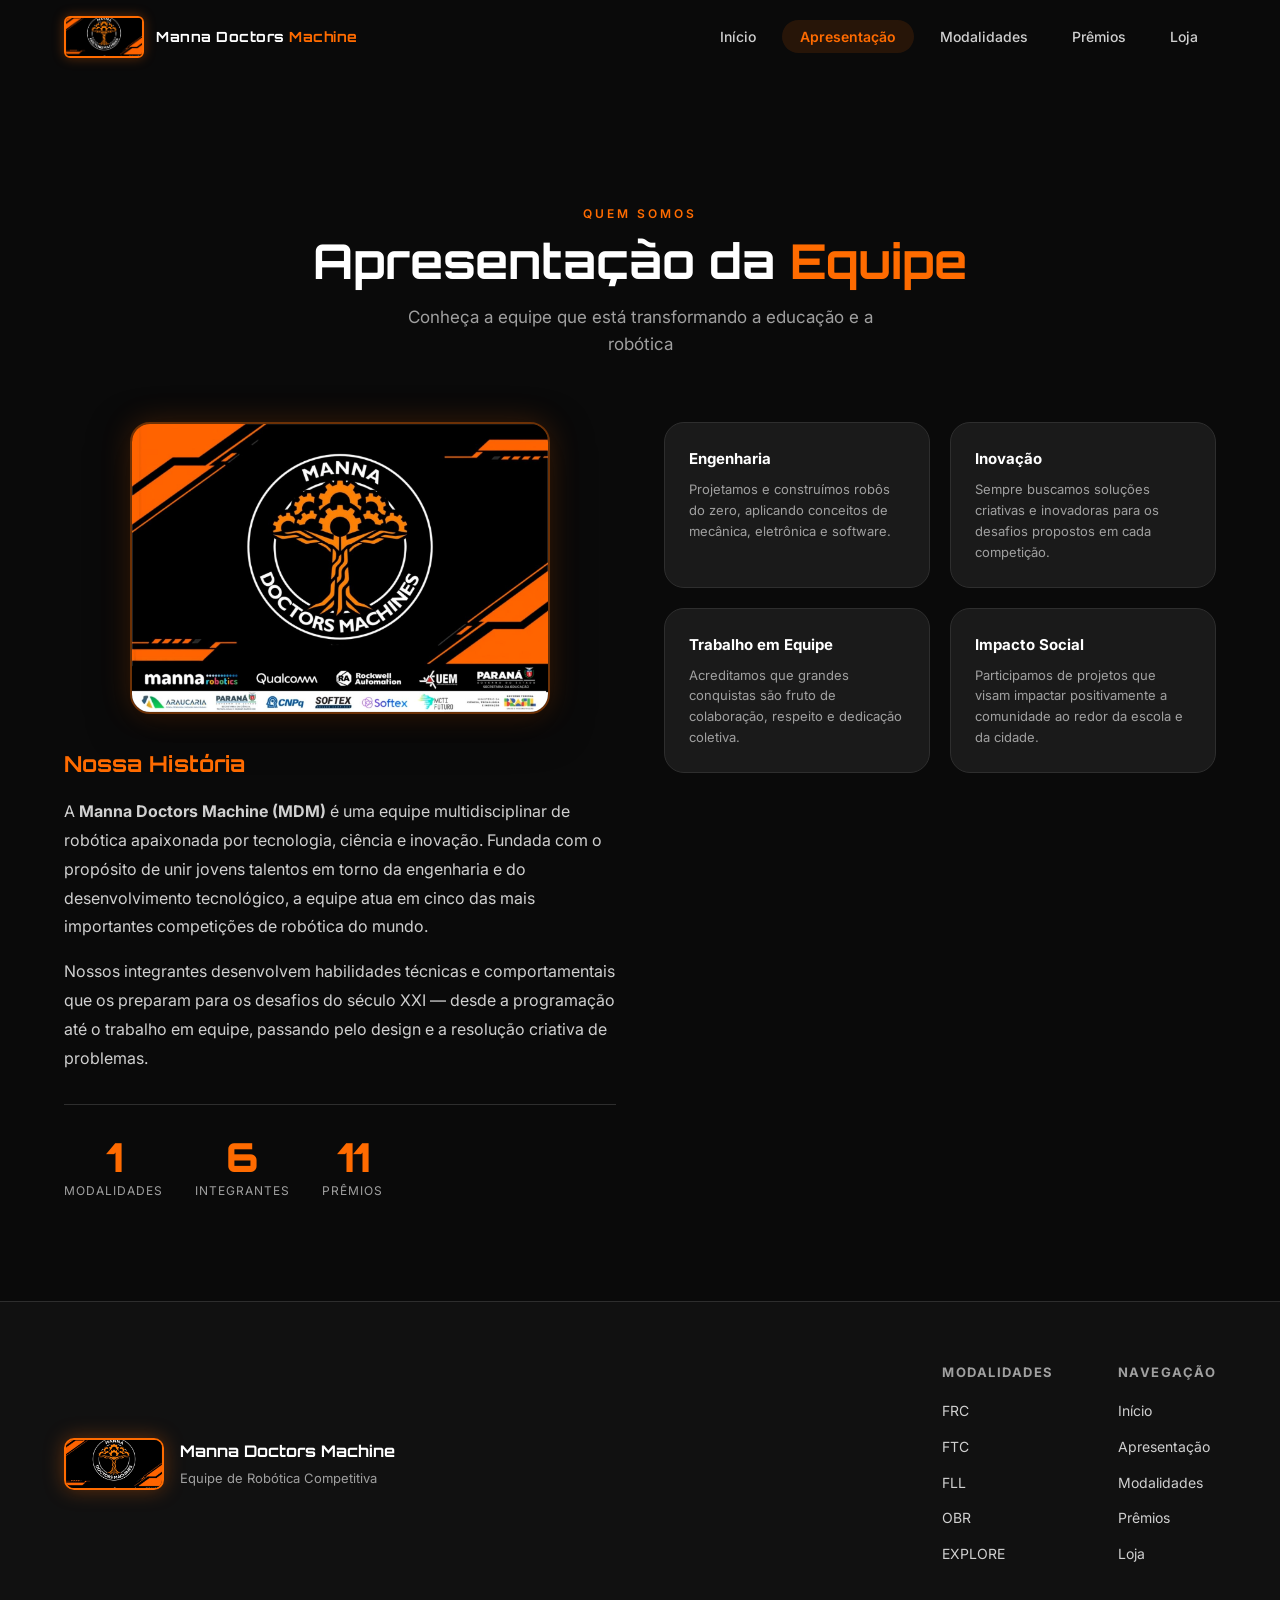
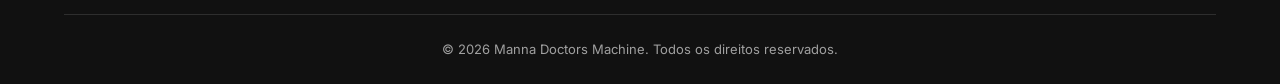
<file: about.html>
<!DOCTYPE html>
<html lang="pt-BR">
<head>
  <meta charset="UTF-8" />
  <meta name="viewport" content="width=device-width, initial-scale=1.0" />
  <title>Apresentação | Manna Doctors Machine</title>
  <link rel="preconnect" href="https://fonts.googleapis.com" />
  <link rel="preconnect" href="https://fonts.gstatic.com" crossorigin />
  <link href="https://fonts.googleapis.com/css2?family=Orbitron:wght@400;600;700;900&family=Inter:wght@300;400;500;600;700&display=swap" rel="stylesheet" />
  <link rel="stylesheet" href="style.css" />
</head>
<body>

  <!-- NAVBAR -->
  <nav class="navbar scrolled" id="navbar">
    <div class="nav-container">
      <div class="nav-logo">
        <a href="index.html" style="display:flex; align-items:center; gap:12px;">
          <img src="assets/banner.jpg" alt="MDM Logo" class="nav-logo-img" />
          <span class="nav-logo-text">Manna Doctors <span class="accent">Machine</span></span>
        </a>
      </div>
      <ul class="nav-links" id="nav-links">
        <li><a href="index.html" class="nav-link">Início</a></li>
        <li><a href="about.html" class="nav-link active">Apresentação</a></li>
        <li><a href="modalities.html" class="nav-link">Modalidades</a></li>
        <li><a href="awards.html" class="nav-link">Prêmios</a></li>
        <li><a href="store.html" class="nav-link">Loja</a></li>
      </ul>
      <button class="hamburger" id="hamburger" aria-label="Menu">
        <span></span><span></span><span></span>
      </button>
    </div>
  </nav>

  <div style="padding-top: 100px;"></div>

  <!-- APRESENTAÇÃO -->
  <section class="section" id="about">
    <div class="container">
      <div class="section-header">
        <span class="section-tag">Quem Somos</span>
        <h2 class="section-title">Apresentação da <span class="accent">Equipe</span></h2>
        <p class="section-subtitle">Conheça a equipe que está transformando a educação e a robótica</p>
      </div>

      <div class="about-grid">
        <div class="about-text">
          <div class="about-logo-wrap">
            <img src="assets/banner.jpg" alt="Bandeira MDM" class="about-banner" />
          </div>
          <h3>Nossa História</h3>
          <p>A <strong>Manna Doctors Machine (MDM)</strong> é uma equipe multidisciplinar de robótica apaixonada por tecnologia, ciência e inovação. Fundada com o propósito de unir jovens talentos em torno da engenharia e do desenvolvimento tecnológico, a equipe atua em cinco das mais importantes competições de robótica do mundo.</p>
          <p>Nossos integrantes desenvolvem habilidades técnicas e comportamentais que os preparam para os desafios do século XXI — desde a programação até o trabalho em equipe, passando pelo design e a resolução criativa de problemas.</p>
          <div class="about-stats">
            <div class="stat">
              <span class="stat-num" data-target="5">0</span>
              <span class="stat-label">Modalidades</span>
            </div>
            <div class="stat">
              <span class="stat-num" data-target="30">0</span>
              <span class="stat-label">Integrantes</span>
            </div>
            <div class="stat">
              <span class="stat-num" data-target="50">0</span>
              <span class="stat-label">Prêmios</span>
            </div>
          </div>
        </div>

        <div class="about-values">
          <div class="value-card">
            <h4>Engenharia</h4>
            <p>Projetamos e construímos robôs do zero, aplicando conceitos de mecânica, eletrônica e software.</p>
          </div>
          <div class="value-card">
            <h4>Inovação</h4>
            <p>Sempre buscamos soluções criativas e inovadoras para os desafios propostos em cada competição.</p>
          </div>
          <div class="value-card">
            <h4>Trabalho em Equipe</h4>
            <p>Acreditamos que grandes conquistas são fruto de colaboração, respeito e dedicação coletiva.</p>
          </div>
          <div class="value-card">
            <h4>Impacto Social</h4>
            <p>Participamos de projetos que visam impactar positivamente a comunidade ao redor da escola e da cidade.</p>
          </div>
        </div>
      </div>
    </div>
  </section>

  <!-- FOOTER -->
  <footer class="footer">
    <div class="container">
      <div class="footer-content">
        <div class="footer-brand">
          <img src="assets/banner.jpg" alt="MDM Logo" class="footer-logo" />
          <div>
            <h3>Manna Doctors Machine</h3>
            <p>Equipe de Robótica Competitiva</p>
          </div>
        </div>
        <div class="footer-links">
          <h4>Modalidades</h4>
          <ul>
            <li><a href="modalities.html#mod-frc">FRC</a></li>
            <li><a href="modalities.html#mod-ftc">FTC</a></li>
            <li><a href="modalities.html#mod-fll">FLL</a></li>
            <li><a href="modalities.html#mod-obr">OBR</a></li>
            <li><a href="modalities.html#mod-explore">EXPLORE</a></li>
          </ul>
        </div>
        <div class="footer-links">
          <h4>Navegação</h4>
          <ul>
            <li><a href="index.html">Início</a></li>
            <li><a href="about.html">Apresentação</a></li>
            <li><a href="modalities.html">Modalidades</a></li>
            <li><a href="awards.html">Prêmios</a></li>
            <li><a href="store.html">Loja</a></li>
          </ul>
        </div>
      </div>
      <div class="footer-bottom">
        <p>© 2026 Manna Doctors Machine. Todos os direitos reservados.</p>
      </div>
    </div>
  </footer>

  <script src="script.js"></script>
</body>
</html>
</file>
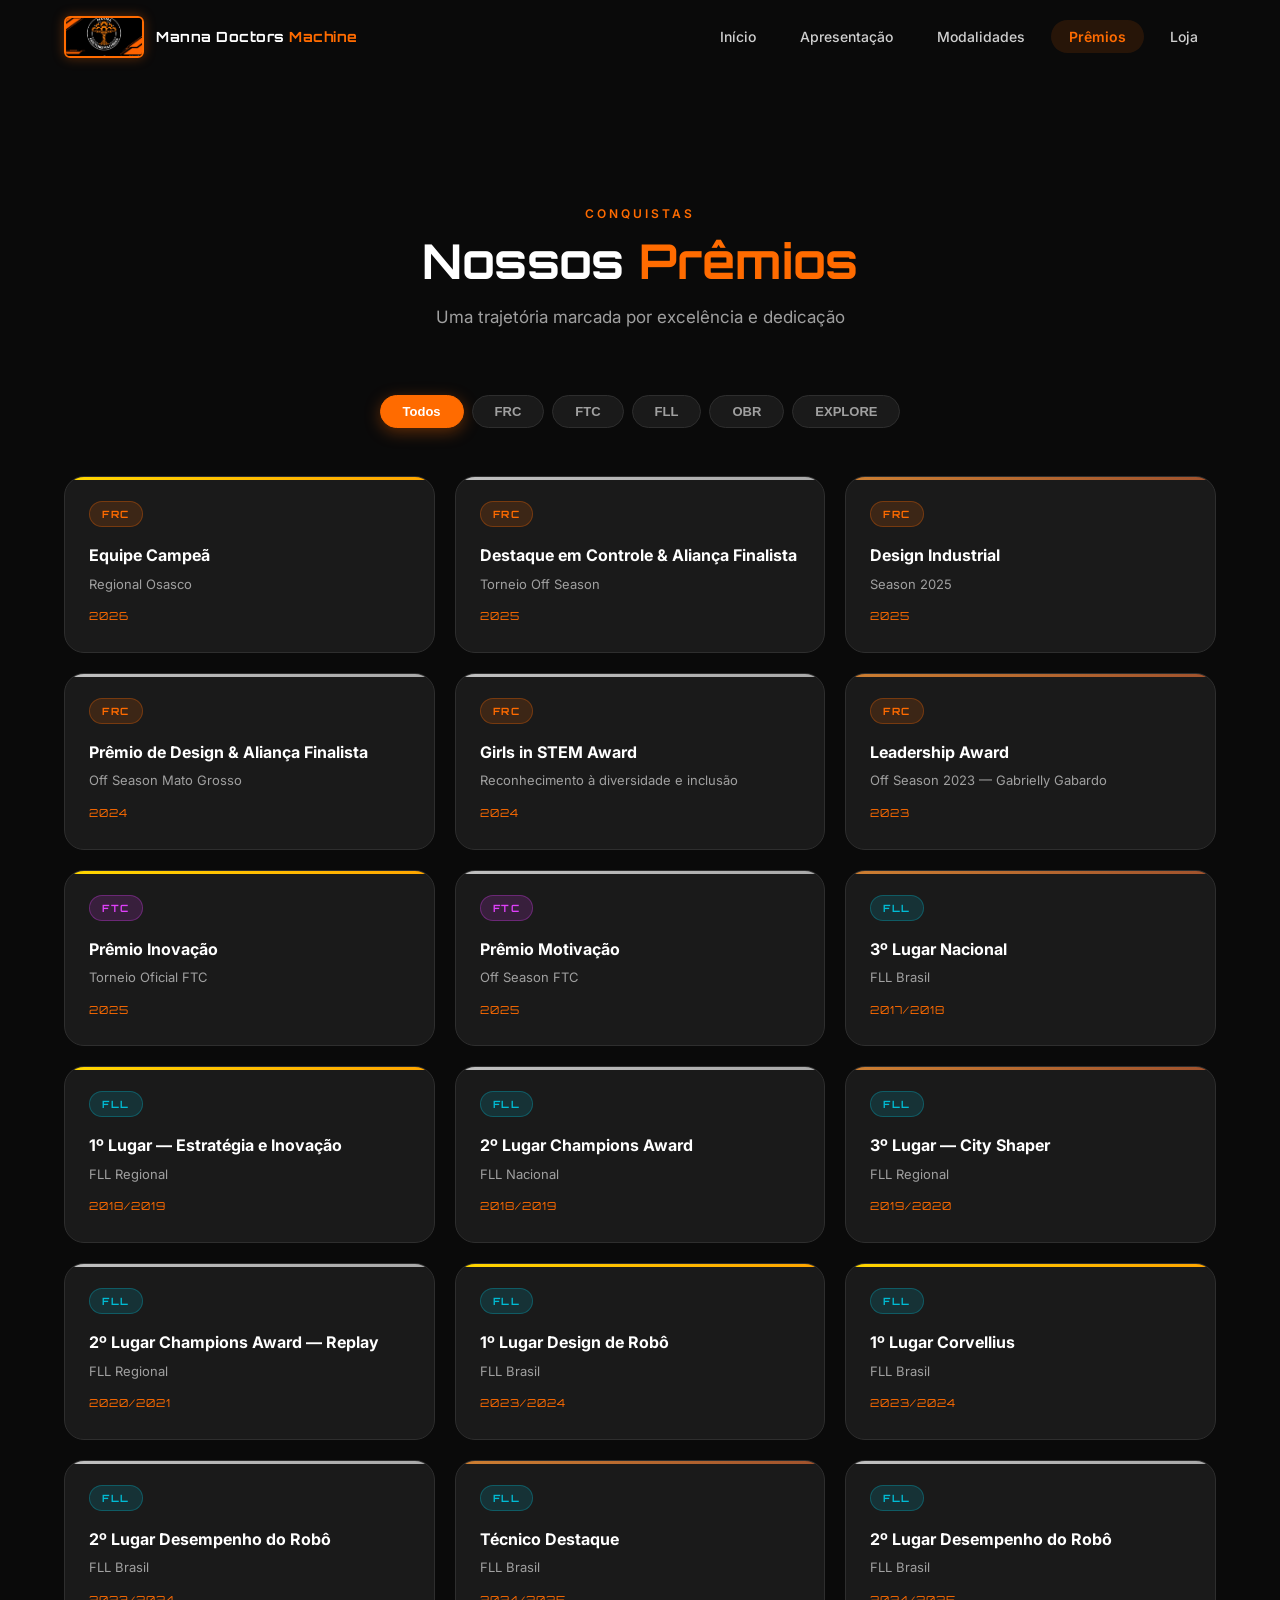
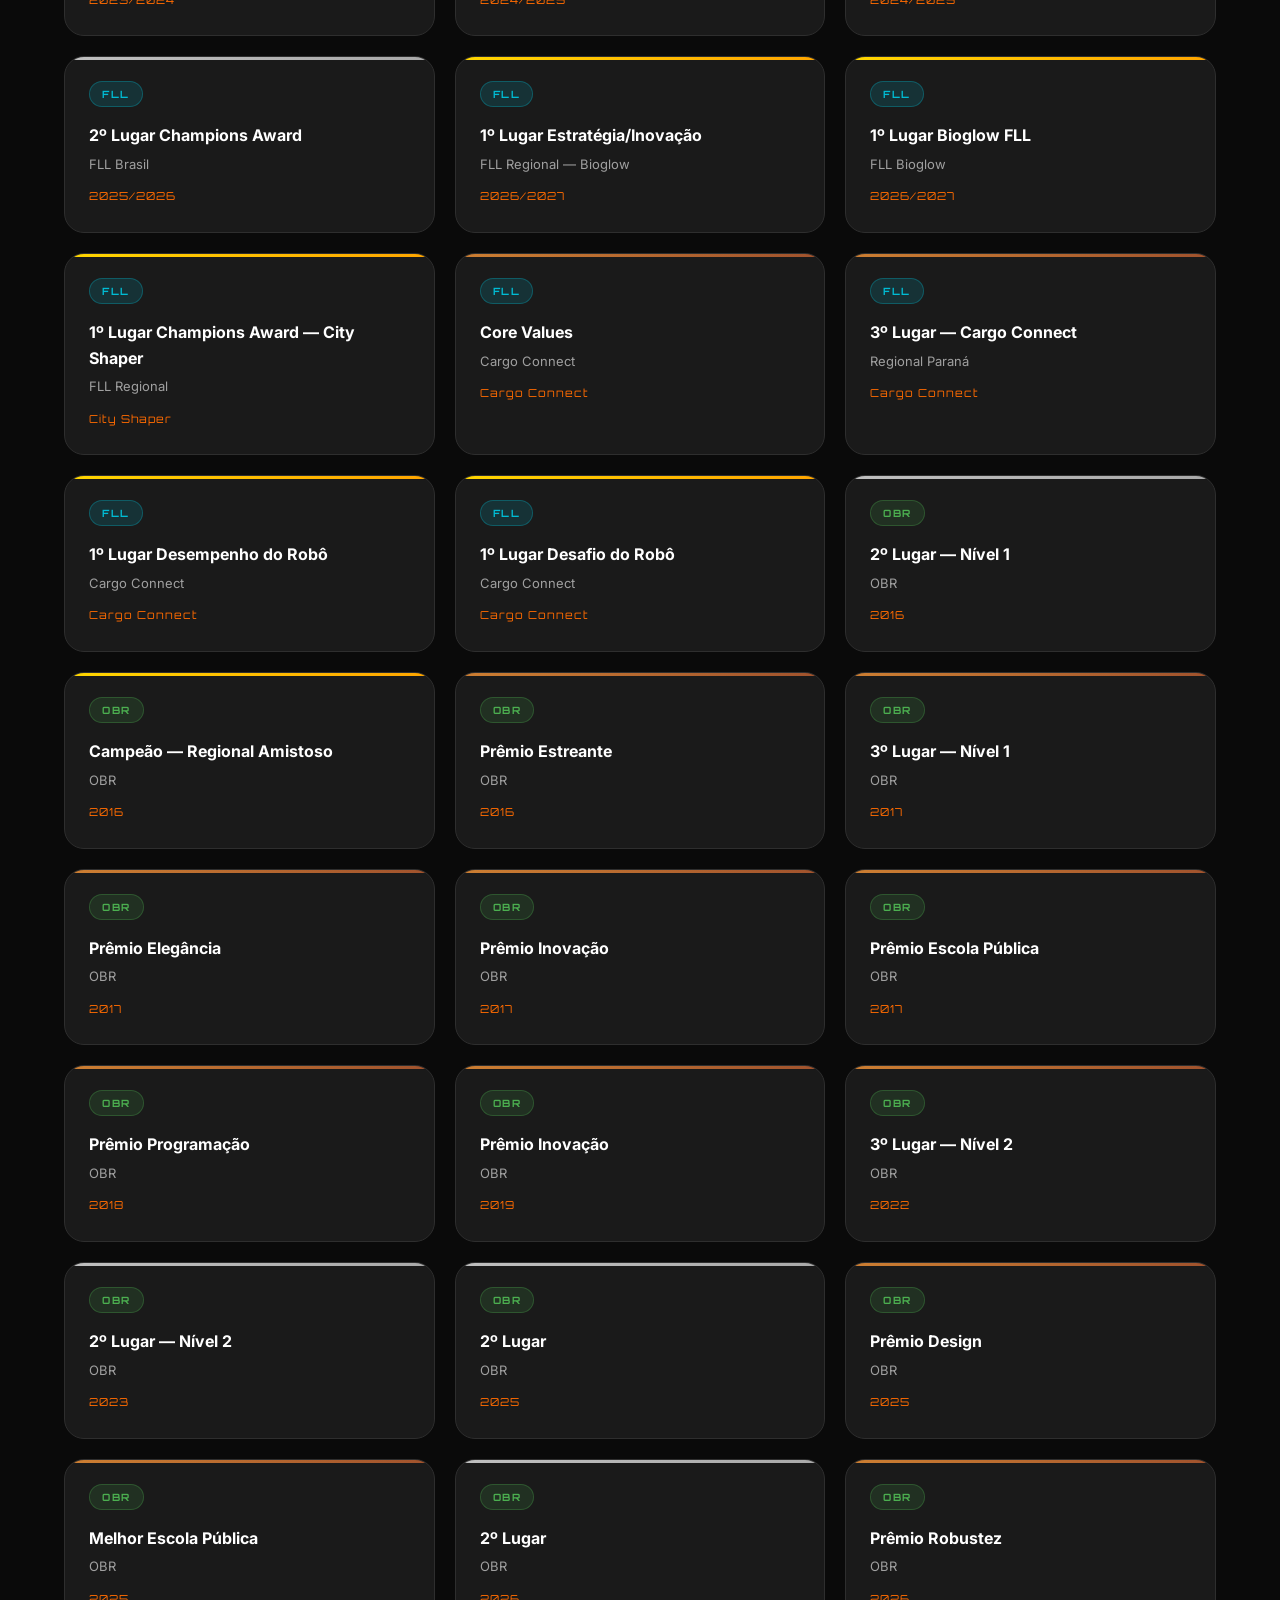
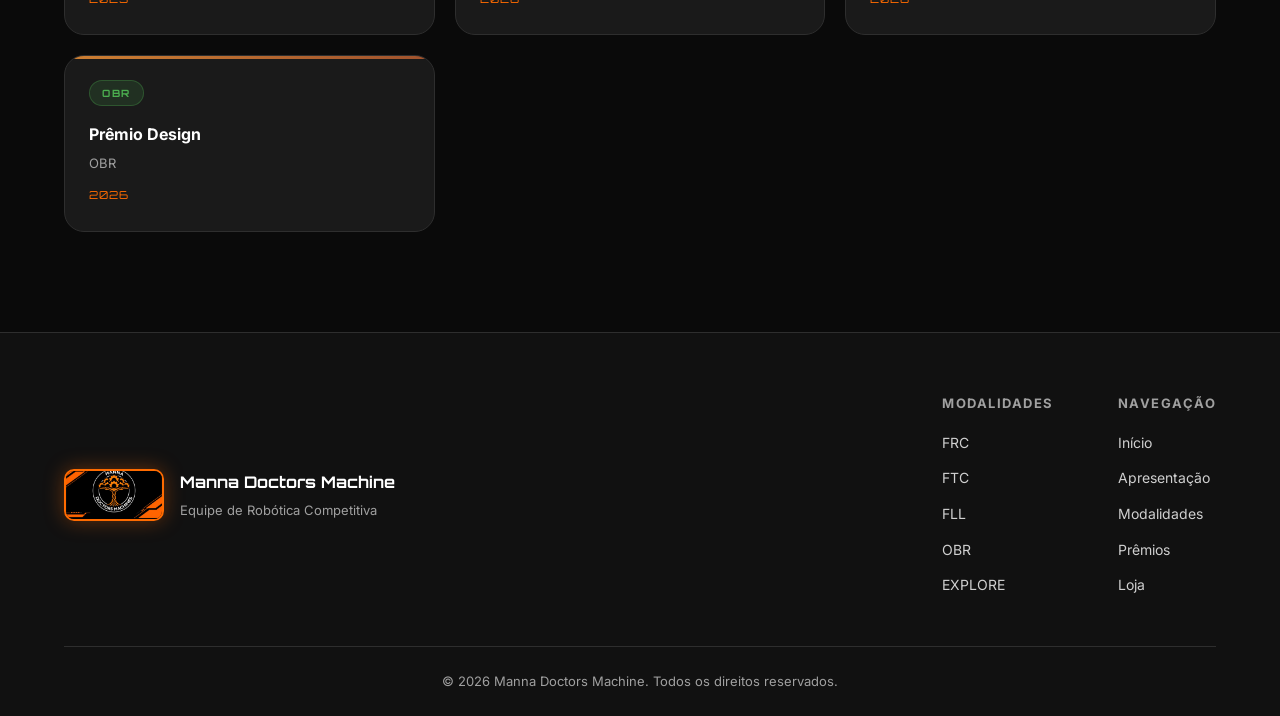
<file: awards.html>
<!DOCTYPE html>
<html lang="pt-BR">
<head>
  <meta charset="UTF-8" />
  <meta name="viewport" content="width=device-width, initial-scale=1.0" />
  <title>Prêmios | Manna Doctors Machine</title>
  <link rel="preconnect" href="https://fonts.googleapis.com" />
  <link rel="preconnect" href="https://fonts.gstatic.com" crossorigin />
  <link href="https://fonts.googleapis.com/css2?family=Orbitron:wght@400;600;700;900&family=Inter:wght@300;400;500;600;700&display=swap" rel="stylesheet" />
  <link rel="stylesheet" href="style.css" />
</head>
<body>

  <!-- NAVBAR -->
  <nav class="navbar scrolled" id="navbar">
    <div class="nav-container">
      <div class="nav-logo">
        <a href="index.html" style="display:flex; align-items:center; gap:12px;">
          <img src="assets/banner.jpg" alt="MDM Logo" class="nav-logo-img" />
          <span class="nav-logo-text">Manna Doctors <span class="accent">Machine</span></span>
        </a>
      </div>
      <ul class="nav-links" id="nav-links">
        <li><a href="index.html" class="nav-link">Início</a></li>
        <li><a href="about.html" class="nav-link">Apresentação</a></li>
        <li><a href="modalities.html" class="nav-link">Modalidades</a></li>
        <li><a href="awards.html" class="nav-link active">Prêmios</a></li>
        <li><a href="store.html" class="nav-link">Loja</a></li>
      </ul>
      <button class="hamburger" id="hamburger" aria-label="Menu">
        <span></span><span></span><span></span>
      </button>
    </div>
  </nav>

  <div style="padding-top: 100px;"></div>

  <!-- PRÊMIOS -->
  <section class="section" id="awards">
    <div class="container">
      <div class="section-header">
        <span class="section-tag">Conquistas</span>
        <h2 class="section-title">Nossos <span class="accent">Prêmios</span></h2>
        <p class="section-subtitle">Uma trajetória marcada por excelência e dedicação</p>
      </div>

      <div class="awards-filter">
        <button class="filter-btn active" data-filter="all" id="filter-all">Todos</button>
        <button class="filter-btn frc-filter" data-filter="frc" id="filter-frc">FRC</button>
        <button class="filter-btn ftc-filter" data-filter="ftc" id="filter-ftc">FTC</button>
        <button class="filter-btn fll-filter" data-filter="fll" id="filter-fll">FLL</button>
        <button class="filter-btn obr-filter" data-filter="obr" id="filter-obr">OBR</button>
        <button class="filter-btn explore-filter" data-filter="explore" id="filter-explore">EXPLORE</button>
      </div>

      <div class="awards-grid" id="awards-grid">

        <!-- ===== FRC ===== -->
        <div class="award-card gold" data-category="frc">
          <div class="award-card-top"><span class="award-tag frc">FRC</span></div>
          <h4>Equipe Campeã</h4>
          <p>Regional Osasco</p>
          <span class="award-year">2026</span>
        </div>

        <div class="award-card silver" data-category="frc">
          <div class="award-card-top"><span class="award-tag frc">FRC</span></div>
          <h4>Destaque em Controle &amp; Aliança Finalista</h4>
          <p>Torneio Off Season</p>
          <span class="award-year">2025</span>
        </div>

        <div class="award-card bronze" data-category="frc">
          <div class="award-card-top"><span class="award-tag frc">FRC</span></div>
          <h4>Design Industrial</h4>
          <p>Season 2025</p>
          <span class="award-year">2025</span>
        </div>

        <div class="award-card silver" data-category="frc">
          <div class="award-card-top"><span class="award-tag frc">FRC</span></div>
          <h4>Prêmio de Design &amp; Aliança Finalista</h4>
          <p>Off Season Mato Grosso</p>
          <span class="award-year">2024</span>
        </div>

        <div class="award-card silver" data-category="frc">
          <div class="award-card-top"><span class="award-tag frc">FRC</span></div>
          <h4>Girls in STEM Award</h4>
          <p>Reconhecimento à diversidade e inclusão</p>
          <span class="award-year">2024</span>
        </div>

        <div class="award-card bronze" data-category="frc">
          <div class="award-card-top"><span class="award-tag frc">FRC</span></div>
          <h4>Leadership Award</h4>
          <p>Off Season 2023 — Gabrielly Gabardo</p>
          <span class="award-year">2023</span>
        </div>

        <!-- ===== FTC ===== -->
        <div class="award-card gold" data-category="ftc">
          <div class="award-card-top"><span class="award-tag ftc">FTC</span></div>
          <h4>Prêmio Inovação</h4>
          <p>Torneio Oficial FTC</p>
          <span class="award-year">2025</span>
        </div>

        <div class="award-card silver" data-category="ftc">
          <div class="award-card-top"><span class="award-tag ftc">FTC</span></div>
          <h4>Prêmio Motivação</h4>
          <p>Off Season FTC</p>
          <span class="award-year">2025</span>
        </div>

        <!-- ===== FLL ===== -->
        <div class="award-card bronze" data-category="fll">
          <div class="award-card-top"><span class="award-tag fll">FLL</span></div>
          <h4>3º Lugar Nacional</h4>
          <p>FLL Brasil</p>
          <span class="award-year">2017/2018</span>
        </div>

        <div class="award-card gold" data-category="fll">
          <div class="award-card-top"><span class="award-tag fll">FLL</span></div>
          <h4>1º Lugar — Estratégia e Inovação</h4>
          <p>FLL Regional</p>
          <span class="award-year">2018/2019</span>
        </div>

        <div class="award-card silver" data-category="fll">
          <div class="award-card-top"><span class="award-tag fll">FLL</span></div>
          <h4>2º Lugar Champions Award</h4>
          <p>FLL Nacional</p>
          <span class="award-year">2018/2019</span>
        </div>

        <div class="award-card bronze" data-category="fll">
          <div class="award-card-top"><span class="award-tag fll">FLL</span></div>
          <h4>3º Lugar — City Shaper</h4>
          <p>FLL Regional</p>
          <span class="award-year">2019/2020</span>
        </div>

        <div class="award-card silver" data-category="fll">
          <div class="award-card-top"><span class="award-tag fll">FLL</span></div>
          <h4>2º Lugar Champions Award — Replay</h4>
          <p>FLL Regional</p>
          <span class="award-year">2020/2021</span>
        </div>

        <div class="award-card gold" data-category="fll">
          <div class="award-card-top"><span class="award-tag fll">FLL</span></div>
          <h4>1º Lugar Design de Robô</h4>
          <p>FLL Brasil</p>
          <span class="award-year">2023/2024</span>
        </div>

        <div class="award-card gold" data-category="fll">
          <div class="award-card-top"><span class="award-tag fll">FLL</span></div>
          <h4>1º Lugar Corvellius</h4>
          <p>FLL Brasil</p>
          <span class="award-year">2023/2024</span>
        </div>

        <div class="award-card silver" data-category="fll">
          <div class="award-card-top"><span class="award-tag fll">FLL</span></div>
          <h4>2º Lugar Desempenho do Robô</h4>
          <p>FLL Brasil</p>
          <span class="award-year">2023/2024</span>
        </div>

        <div class="award-card bronze" data-category="fll">
          <div class="award-card-top"><span class="award-tag fll">FLL</span></div>
          <h4>Técnico Destaque</h4>
          <p>FLL Brasil</p>
          <span class="award-year">2024/2025</span>
        </div>

        <div class="award-card silver" data-category="fll">
          <div class="award-card-top"><span class="award-tag fll">FLL</span></div>
          <h4>2º Lugar Desempenho do Robô</h4>
          <p>FLL Brasil</p>
          <span class="award-year">2024/2025</span>
        </div>

        <div class="award-card silver" data-category="fll">
          <div class="award-card-top"><span class="award-tag fll">FLL</span></div>
          <h4>2º Lugar Champions Award</h4>
          <p>FLL Brasil</p>
          <span class="award-year">2025/2026</span>
        </div>

        <div class="award-card gold" data-category="fll">
          <div class="award-card-top"><span class="award-tag fll">FLL</span></div>
          <h4>1º Lugar Estratégia/Inovação</h4>
          <p>FLL Regional — Bioglow</p>
          <span class="award-year">2026/2027</span>
        </div>

        <div class="award-card gold" data-category="fll">
          <div class="award-card-top"><span class="award-tag fll">FLL</span></div>
          <h4>1º Lugar Bioglow FLL</h4>
          <p>FLL Bioglow</p>
          <span class="award-year">2026/2027</span>
        </div>

        <div class="award-card gold" data-category="fll">
          <div class="award-card-top"><span class="award-tag fll">FLL</span></div>
          <h4>1º Lugar Champions Award — City Shaper</h4>
          <p>FLL Regional</p>
          <span class="award-year">City Shaper</span>
        </div>

        <div class="award-card bronze" data-category="fll">
          <div class="award-card-top"><span class="award-tag fll">FLL</span></div>
          <h4>Core Values</h4>
          <p>Cargo Connect</p>
          <span class="award-year">Cargo Connect</span>
        </div>

        <div class="award-card bronze" data-category="fll">
          <div class="award-card-top"><span class="award-tag fll">FLL</span></div>
          <h4>3º Lugar — Cargo Connect</h4>
          <p>Regional Paraná</p>
          <span class="award-year">Cargo Connect</span>
        </div>

        <div class="award-card gold" data-category="fll">
          <div class="award-card-top"><span class="award-tag fll">FLL</span></div>
          <h4>1º Lugar Desempenho do Robô</h4>
          <p>Cargo Connect</p>
          <span class="award-year">Cargo Connect</span>
        </div>

        <div class="award-card gold" data-category="fll">
          <div class="award-card-top"><span class="award-tag fll">FLL</span></div>
          <h4>1º Lugar Desafio do Robô</h4>
          <p>Cargo Connect</p>
          <span class="award-year">Cargo Connect</span>
        </div>

        <!-- ===== OBR ===== -->
        <div class="award-card silver" data-category="obr">
          <div class="award-card-top"><span class="award-tag obr">OBR</span></div>
          <h4>2º Lugar — Nível 1</h4>
          <p>OBR</p>
          <span class="award-year">2016</span>
        </div>

        <div class="award-card gold" data-category="obr">
          <div class="award-card-top"><span class="award-tag obr">OBR</span></div>
          <h4>Campeão — Regional Amistoso</h4>
          <p>OBR</p>
          <span class="award-year">2016</span>
        </div>

        <div class="award-card bronze" data-category="obr">
          <div class="award-card-top"><span class="award-tag obr">OBR</span></div>
          <h4>Prêmio Estreante</h4>
          <p>OBR</p>
          <span class="award-year">2016</span>
        </div>

        <div class="award-card bronze" data-category="obr">
          <div class="award-card-top"><span class="award-tag obr">OBR</span></div>
          <h4>3º Lugar — Nível 1</h4>
          <p>OBR</p>
          <span class="award-year">2017</span>
        </div>

        <div class="award-card bronze" data-category="obr">
          <div class="award-card-top"><span class="award-tag obr">OBR</span></div>
          <h4>Prêmio Elegância</h4>
          <p>OBR</p>
          <span class="award-year">2017</span>
        </div>

        <div class="award-card bronze" data-category="obr">
          <div class="award-card-top"><span class="award-tag obr">OBR</span></div>
          <h4>Prêmio Inovação</h4>
          <p>OBR</p>
          <span class="award-year">2017</span>
        </div>

        <div class="award-card bronze" data-category="obr">
          <div class="award-card-top"><span class="award-tag obr">OBR</span></div>
          <h4>Prêmio Escola Pública</h4>
          <p>OBR</p>
          <span class="award-year">2017</span>
        </div>

        <div class="award-card bronze" data-category="obr">
          <div class="award-card-top"><span class="award-tag obr">OBR</span></div>
          <h4>Prêmio Programação</h4>
          <p>OBR</p>
          <span class="award-year">2018</span>
        </div>

        <div class="award-card bronze" data-category="obr">
          <div class="award-card-top"><span class="award-tag obr">OBR</span></div>
          <h4>Prêmio Inovação</h4>
          <p>OBR</p>
          <span class="award-year">2019</span>
        </div>

        <div class="award-card bronze" data-category="obr">
          <div class="award-card-top"><span class="award-tag obr">OBR</span></div>
          <h4>3º Lugar — Nível 2</h4>
          <p>OBR</p>
          <span class="award-year">2022</span>
        </div>

        <div class="award-card silver" data-category="obr">
          <div class="award-card-top"><span class="award-tag obr">OBR</span></div>
          <h4>2º Lugar — Nível 2</h4>
          <p>OBR</p>
          <span class="award-year">2023</span>
        </div>

        <div class="award-card silver" data-category="obr">
          <div class="award-card-top"><span class="award-tag obr">OBR</span></div>
          <h4>2º Lugar</h4>
          <p>OBR</p>
          <span class="award-year">2025</span>
        </div>

        <div class="award-card bronze" data-category="obr">
          <div class="award-card-top"><span class="award-tag obr">OBR</span></div>
          <h4>Prêmio Design</h4>
          <p>OBR</p>
          <span class="award-year">2025</span>
        </div>

        <div class="award-card bronze" data-category="obr">
          <div class="award-card-top"><span class="award-tag obr">OBR</span></div>
          <h4>Melhor Escola Pública</h4>
          <p>OBR</p>
          <span class="award-year">2025</span>
        </div>

        <div class="award-card silver" data-category="obr">
          <div class="award-card-top"><span class="award-tag obr">OBR</span></div>
          <h4>2º Lugar</h4>
          <p>OBR</p>
          <span class="award-year">2026</span>
        </div>

        <div class="award-card bronze" data-category="obr">
          <div class="award-card-top"><span class="award-tag obr">OBR</span></div>
          <h4>Prêmio Robustez</h4>
          <p>OBR</p>
          <span class="award-year">2026</span>
        </div>

        <div class="award-card bronze" data-category="obr">
          <div class="award-card-top"><span class="award-tag obr">OBR</span></div>
          <h4>Prêmio Design</h4>
          <p>OBR</p>
          <span class="award-year">2026</span>
        </div>

      </div>
    </div>
  </section>

  <!-- FOOTER -->
  <footer class="footer">
    <div class="container">
      <div class="footer-content">
        <div class="footer-brand">
          <img src="assets/banner.jpg" alt="MDM Logo" class="footer-logo" />
          <div>
            <h3>Manna Doctors Machine</h3>
            <p>Equipe de Robótica Competitiva</p>
          </div>
        </div>
        <div class="footer-links">
          <h4>Modalidades</h4>
          <ul>
            <li><a href="modalities.html#mod-frc">FRC</a></li>
            <li><a href="modalities.html#mod-ftc">FTC</a></li>
            <li><a href="modalities.html#mod-fll">FLL</a></li>
            <li><a href="modalities.html#mod-obr">OBR</a></li>
            <li><a href="modalities.html#mod-explore">EXPLORE</a></li>
          </ul>
        </div>
        <div class="footer-links">
          <h4>Navegação</h4>
          <ul>
            <li><a href="index.html">Início</a></li>
            <li><a href="about.html">Apresentação</a></li>
            <li><a href="modalities.html">Modalidades</a></li>
            <li><a href="awards.html">Prêmios</a></li>
            <li><a href="store.html">Loja</a></li>
          </ul>
        </div>
      </div>
      <div class="footer-bottom">
        <p>© 2026 Manna Doctors Machine. Todos os direitos reservados.</p>
      </div>
    </div>
  </footer>

  <script src="script.js"></script>
</body>
</html>
</file>
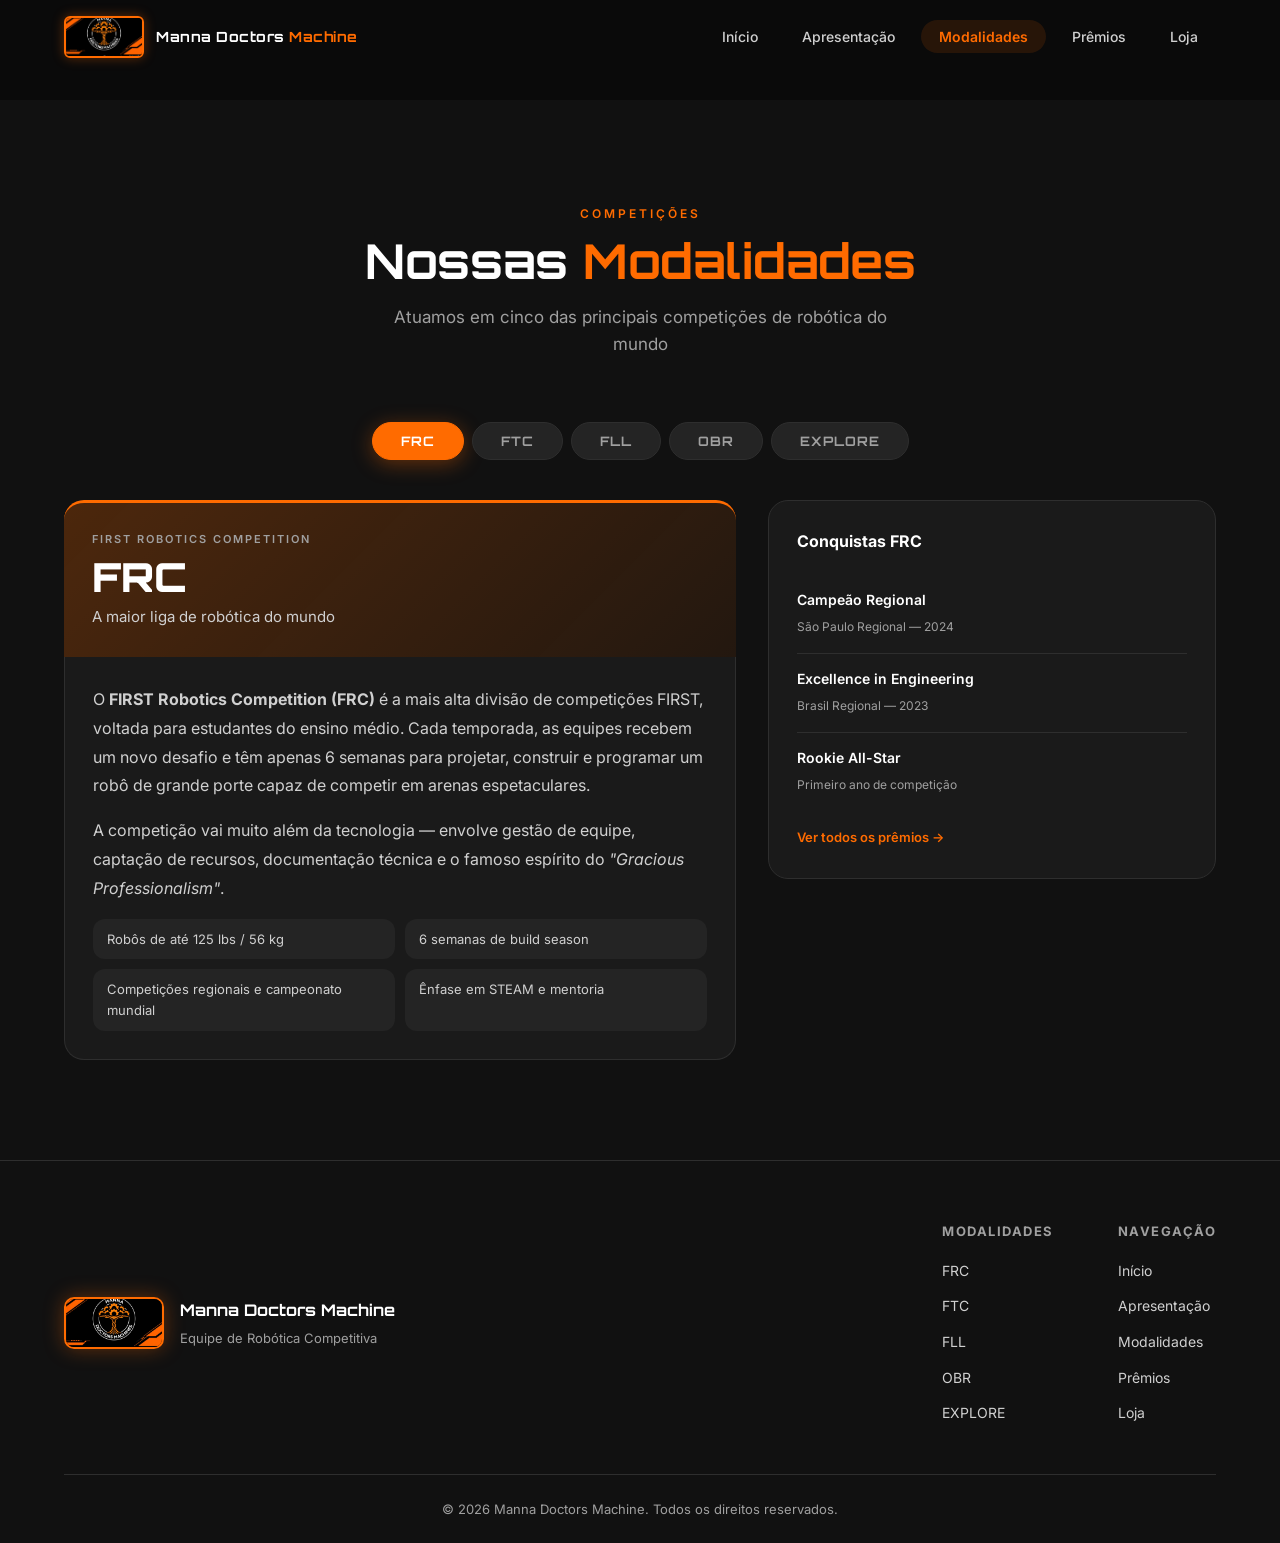
<file: modalities.html>
<!DOCTYPE html>
<html lang="pt-BR">
<head>
  <meta charset="UTF-8" />
  <meta name="viewport" content="width=device-width, initial-scale=1.0" />
  <title>Modalidades | Manna Doctors Machine</title>
  <link rel="preconnect" href="https://fonts.googleapis.com" />
  <link rel="preconnect" href="https://fonts.gstatic.com" crossorigin />
  <link href="https://fonts.googleapis.com/css2?family=Orbitron:wght@400;600;700;900&family=Inter:wght@300;400;500;600;700&display=swap" rel="stylesheet" />
  <link rel="stylesheet" href="style.css" />
</head>
<body>

  <!-- NAVBAR -->
  <nav class="navbar scrolled" id="navbar">
    <div class="nav-container">
      <div class="nav-logo">
        <a href="index.html" style="display:flex; align-items:center; gap:12px;">
          <img src="assets/banner.jpg" alt="MDM Logo" class="nav-logo-img" />
          <span class="nav-logo-text">Manna Doctors <span class="accent">Machine</span></span>
        </a>
      </div>
      <ul class="nav-links" id="nav-links">
        <li><a href="index.html" class="nav-link">Início</a></li>
        <li><a href="about.html" class="nav-link">Apresentação</a></li>
        <li><a href="modalities.html" class="nav-link active">Modalidades</a></li>
        <li><a href="awards.html" class="nav-link">Prêmios</a></li>
        <li><a href="store.html" class="nav-link">Loja</a></li>
      </ul>
      <button class="hamburger" id="hamburger" aria-label="Menu">
        <span></span><span></span><span></span>
      </button>
    </div>
  </nav>

  <div style="padding-top: 100px;"></div>

  <!-- MODALIDADES -->
  <section class="section section-dark" id="modalities">
    <div class="container">
      <div class="section-header">
        <span class="section-tag">Competições</span>
        <h2 class="section-title">Nossas <span class="accent">Modalidades</span></h2>
        <p class="section-subtitle">Atuamos em cinco das principais competições de robótica do mundo</p>
      </div>

      <div class="modality-tabs">
        <button class="mod-tab active" data-modal="frc" id="tab-frc">FRC</button>
        <button class="mod-tab" data-modal="ftc" id="tab-ftc">FTC</button>
        <button class="mod-tab" data-modal="fll" id="tab-fll">FLL</button>
        <button class="mod-tab" data-modal="obr" id="tab-obr">OBR</button>
        <button class="mod-tab" data-modal="explore" id="tab-explore">EXPLORE</button>
      </div>

      <!-- FRC -->
      <div class="mod-content active" id="mod-frc">
        <div class="mod-layout">
          <div class="mod-info">
            <div class="mod-header frc-color">
              <span class="mod-category">FIRST Robotics Competition</span>
              <h3 class="mod-name">FRC</h3>
              <p class="mod-tagline">A maior liga de robótica do mundo</p>
            </div>
            <div class="mod-description">
              <p>O <strong>FIRST Robotics Competition (FRC)</strong> é a mais alta divisão de competições FIRST, voltada para estudantes do ensino médio. Cada temporada, as equipes recebem um novo desafio e têm apenas 6 semanas para projetar, construir e programar um robô de grande porte capaz de competir em arenas espetaculares.</p>
              <p>A competição vai muito além da tecnologia — envolve gestão de equipe, captação de recursos, documentação técnica e o famoso espírito do <em>"Gracious Professionalism"</em>.</p>
              <ul class="mod-highlights">
                <li>Robôs de até 125 lbs / 56 kg</li>
                <li>6 semanas de build season</li>
                <li>Competições regionais e campeonato mundial</li>
                <li>Ênfase em STEAM e mentoria</li>
              </ul>
            </div>
          </div>
          <div class="mod-awards-preview" id="awards-frc">
            <h4 class="awards-preview-title">Conquistas FRC</h4>
            <div class="award-item">
              <div>
                <strong>Campeão Regional</strong>
                <span>São Paulo Regional — 2024</span>
              </div>
            </div>
            <div class="award-item">
              <div>
                <strong>Excellence in Engineering</strong>
                <span>Brasil Regional — 2023</span>
              </div>
            </div>
            <div class="award-item">
              <div>
                <strong>Rookie All-Star</strong>
                <span>Primeiro ano de competição</span>
              </div>
            </div>
            <a href="awards.html" class="awards-link">Ver todos os prêmios →</a>
          </div>
        </div>
      </div>

      <!-- FTC -->
      <div class="mod-content" id="mod-ftc">
        <div class="mod-layout">
          <div class="mod-info">
            <div class="mod-header ftc-color">
              <span class="mod-category">FIRST Tech Challenge</span>
              <h3 class="mod-name">FTC</h3>
              <p class="mod-tagline">Tecnologia acessível e competição de alto nível</p>
            </div>
            <div class="mod-description">
              <p>O <strong>FIRST Tech Challenge (FTC)</strong> é voltado para estudantes do ensino médio que desejam aprender robótica usando kits acessíveis e programação Android/Java. É a ponte perfeita entre o FLL e o FRC.</p>
              <p>As equipes constroem robôs menores e ágeis, competindo em desafios baseados em jogo, onde autonomia, teleoperação e pensamento estratégico são fundamentais.</p>
              <ul class="mod-highlights">
                <li>Programação Android / Java / Blocks</li>
                <li>Robôs compactos e ágeis</li>
                <li>Modo autônomo + teleoperado</li>
                <li>Portfolio técnico avaliado</li>
              </ul>
            </div>
          </div>
          <div class="mod-awards-preview" id="awards-ftc">
            <h4 class="awards-preview-title">Conquistas FTC</h4>
            <div class="award-item">
              <div>
                <strong>Vice-campeão Estadual</strong>
                <span>Torneio FTC SP — 2024</span>
              </div>
            </div>
            <div class="award-item">
              <div>
                <strong>Think Award</strong>
                <span>Reconhecimento pelo processo de engenharia</span>
              </div>
            </div>
            <a href="awards.html" class="awards-link">Ver todos os prêmios →</a>
          </div>
        </div>
      </div>

      <!-- FLL -->
      <div class="mod-content" id="mod-fll">
        <div class="mod-layout">
          <div class="mod-info">
            <div class="mod-header fll-color">
              <span class="mod-category">FIRST LEGO League</span>
              <h3 class="mod-name">FLL</h3>
              <p class="mod-tagline">Onde tudo começa: LEGO, ciência e criatividade</p>
            </div>
            <div class="mod-description">
              <p>O <strong>FIRST LEGO League (FLL)</strong> é uma competição para jovens de 9 a 16 anos que utilizam robôs LEGO para resolver missões em uma mesa de jogo temática, além de desenvolver um projeto de inovação sobre um problema real do mundo.</p>
              <p>É onde muitos dos nossos membros deram seus primeiros passos na robótica — desenvolvendo raciocínio lógico, criatividade e os valores fundamentais do FIRST.</p>
              <ul class="mod-highlights">
                <li>Robôs LEGO MINDSTORMS / SPIKE</li>
                <li>Projeto de inovação com impacto real</li>
                <li>Missões cronometradas na mesa de jogo</li>
                <li>Faixa etária: 9–16 anos</li>
              </ul>
            </div>
          </div>
          <div class="mod-awards-preview" id="awards-fll">
            <h4 class="awards-preview-title">Conquistas FLL</h4>
            <div class="award-item">
              <div>
                <strong>Campeão Nacional</strong>
                <span>FLL Brasil — 2023</span>
              </div>
            </div>
            <div class="award-item">
              <div>
                <strong>Representação Internacional</strong>
                <span>FIRST Championship — Houston, TX</span>
              </div>
            </div>
            <div class="award-item">
              <div>
                <strong>Core Values Award</strong>
                <span>Melhor espírito de equipe</span>
              </div>
            </div>
            <a href="awards.html" class="awards-link">Ver todos os prêmios →</a>
          </div>
        </div>
      </div>

      <!-- OBR -->
      <div class="mod-content" id="mod-obr">
        <div class="mod-layout">
          <div class="mod-info">
            <div class="mod-header obr-color">
              <span class="mod-category">Olimpíada Brasileira de Robótica</span>
              <h3 class="mod-name">OBR</h3>
              <p class="mod-tagline">Desafio nacional de robótica autônoma</p>
            </div>
            <div class="mod-description">
              <p>A <strong>Olimpíada Brasileira de Robótica (OBR)</strong> é uma das maiores competições de robótica do Brasil, promovida por universidades federais e apoiada pelo Ministério da Educação. O foco é em robótica autônoma, especialmente em missões de resgate simulado.</p>
              <p>A OBR é dividida em modalidades teórica e prática, exigindo tanto conhecimento técnico quanto capacidade de programar robôs para agir de forma completamente independente.</p>
              <ul class="mod-highlights">
                <li>Fase teórica (física e lógica)</li>
                <li>Robô autônomo de resgate</li>
                <li>Labirintos e sensores</li>
                <li>Etapas regionais e nacional</li>
              </ul>
            </div>
          </div>
          <div class="mod-awards-preview" id="awards-obr">
            <h4 class="awards-preview-title">Conquistas OBR</h4>
            <div class="award-item">
              <div>
                <strong>1º Lugar Regional</strong>
                <span>OBR — Fase Estadual SP 2024</span>
              </div>
            </div>
            <div class="award-item">
              <div>
                <strong>3º Lugar Nacional</strong>
                <span>OBR — Fase Nacional 2023</span>
              </div>
            </div>
            <a href="awards.html" class="awards-link">Ver todos os prêmios →</a>
          </div>
        </div>
      </div>

      <!-- EXPLORE -->
      <div class="mod-content" id="mod-explore">
        <div class="mod-layout">
          <div class="mod-info">
            <div class="mod-header explore-color">
              <span class="mod-category">FIRST LEGO League Explore</span>
              <h3 class="mod-name">EXPLORE</h3>
              <p class="mod-tagline">Descoberta, criatividade e primeiros passos</p>
            </div>
            <div class="mod-description">
              <p>O <strong>FIRST LEGO League Explore</strong> é a divisão introdutória do programa FIRST para crianças de 6 a 10 anos. Focado em brincadeira e exploração, o programa incentiva as crianças a aprender sobre ciência, tecnologia e engenharia de forma lúdica.</p>
              <p>As equipes constroem modelos LEGO motorizados e desenvolvem apresentações sobre temas científicos relevantes, sendo avaliadas pela criatividade, trabalho em equipe e pelo processo de aprendizagem.</p>
              <ul class="mod-highlights">
                <li>Faixa etária: 6–10 anos</li>
                <li>Modelos LEGO motorizados (WeDo)</li>
                <li>Exposição de descobertas</li>
                <li>Foco em aprendizado e diversão</li>
              </ul>
            </div>
          </div>
          <div class="mod-awards-preview" id="awards-explore">
            <h4 class="awards-preview-title">Conquistas EXPLORE</h4>
            <div class="award-item">
              <div>
                <strong>Destaque de Apresentação</strong>
                <span>FLL Explore Brasil — 2024</span>
              </div>
            </div>
            <div class="award-item">
              <div>
                <strong>Melhor Modelo</strong>
                <span>Regional SP — 2023</span>
              </div>
            </div>
            <a href="awards.html" class="awards-link">Ver todos os prêmios →</a>
          </div>
        </div>
      </div>
    </div>
  </section>

  <!-- FOOTER -->
  <footer class="footer">
    <div class="container">
      <div class="footer-content">
        <div class="footer-brand">
          <img src="assets/banner.jpg" alt="MDM Logo" class="footer-logo" />
          <div>
            <h3>Manna Doctors Machine</h3>
            <p>Equipe de Robótica Competitiva</p>
          </div>
        </div>
        <div class="footer-links">
          <h4>Modalidades</h4>
          <ul>
            <li><a href="modalities.html#mod-frc">FRC</a></li>
            <li><a href="modalities.html#mod-ftc">FTC</a></li>
            <li><a href="modalities.html#mod-fll">FLL</a></li>
            <li><a href="modalities.html#mod-obr">OBR</a></li>
            <li><a href="modalities.html#mod-explore">EXPLORE</a></li>
          </ul>
        </div>
        <div class="footer-links">
          <h4>Navegação</h4>
          <ul>
            <li><a href="index.html">Início</a></li>
            <li><a href="about.html">Apresentação</a></li>
            <li><a href="modalities.html">Modalidades</a></li>
            <li><a href="awards.html">Prêmios</a></li>
            <li><a href="store.html">Loja</a></li>
          </ul>
        </div>
      </div>
      <div class="footer-bottom">
        <p>© 2026 Manna Doctors Machine. Todos os direitos reservados.</p>
      </div>
    </div>
  </footer>

  <script src="script.js"></script>
</body>
</html>
</file>
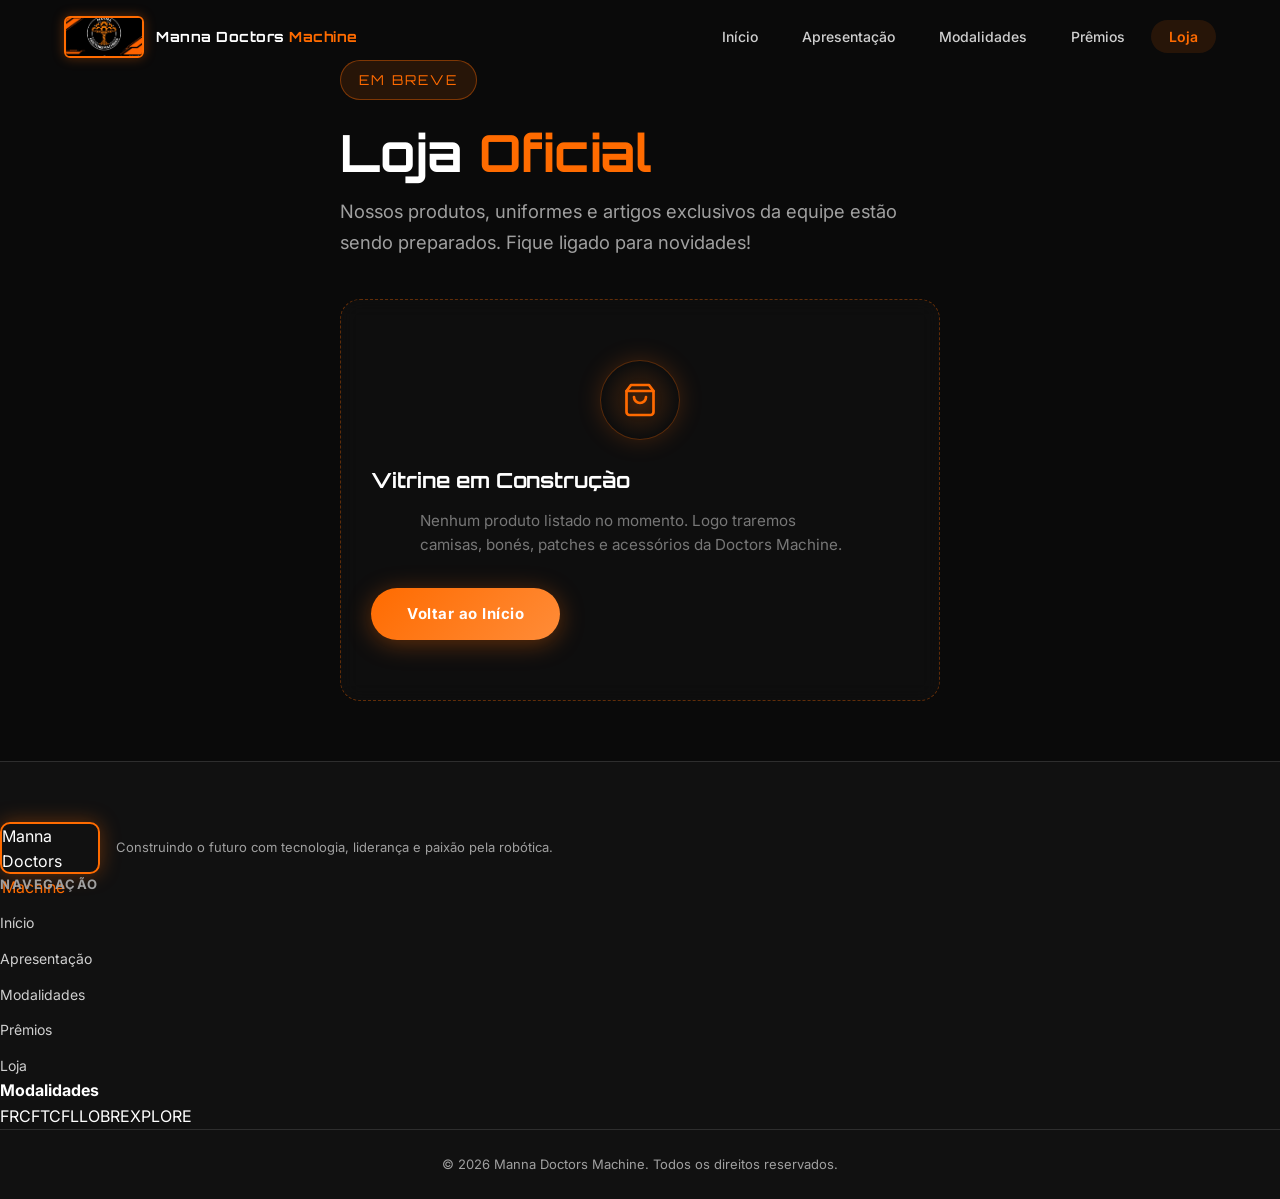
<file: store.html>
<!DOCTYPE html>
<html lang="pt-BR">
<head>
  <meta charset="UTF-8" />
  <meta name="viewport" content="width=device-width, initial-scale=1.0" />
  <title>Loja Oficial | Manna Doctors Machine</title>
  <meta name="description" content="Loja oficial da Manna Doctors Machine. Em breve itens exclusivos, uniformes e produtos da equipe." />
  <link rel="preconnect" href="https://fonts.googleapis.com" />
  <link rel="preconnect" href="https://fonts.gstatic.com" crossorigin />
  <link href="https://fonts.googleapis.com/css2?family=Orbitron:wght@400;600;700;900&family=Inter:wght@300;400;500;600;700&display=swap" rel="stylesheet" />
  <link rel="stylesheet" href="style.css" />
</head>
<body>

  <!-- NAVBAR -->
  <nav class="navbar" id="navbar">
    <div class="nav-container">
      <div class="nav-logo">
        <a href="index.html" style="display:flex; align-items:center; gap:12px;">
          <img src="assets/banner.jpg" alt="MDM Logo" class="nav-logo-img" />
          <span class="nav-logo-text">Manna Doctors <span class="accent">Machine</span></span>
        </a>
      </div>
      <ul class="nav-links" id="nav-links">
        <li><a href="index.html" class="nav-link">Início</a></li>
        <li><a href="about.html" class="nav-link">Apresentação</a></li>
        <li><a href="modalities.html" class="nav-link">Modalidades</a></li>
        <li><a href="awards.html" class="nav-link">Prêmios</a></li>
        <li><a href="store.html" class="nav-link active">Loja</a></li>
      </ul>
      <button class="hamburger" id="hamburger" aria-label="Menu">
        <span></span><span></span><span></span>
      </button>
    </div>
  </nav>

  <!-- STORE HERO / EMPTY STATE -->
  <section class="page-header" style="min-height: 80vh; display: flex; align-items: center; justify-content: center;">
    <div class="container text-center" style="max-width: 800px; padding: 60px 20px;">
      
      <div class="store-badge" style="display: inline-block; padding: 8px 18px; border-radius: 50px; background: rgba(255, 106, 0, 0.12); border: 1px solid rgba(255, 106, 0, 0.4); color: #ff6a00; font-family: 'Orbitron', sans-serif; font-size: 0.85rem; letter-spacing: 2px; text-transform: uppercase; margin-bottom: 24px;">
        Em Breve
      </div>

      <h1 class="section-title" style="font-size: clamp(2rem, 5vw, 3.2rem); margin-bottom: 16px;">
        Loja <span class="accent">Oficial</span>
      </h1>

      <p class="section-sub" style="font-size: 1.15rem; color: #a0a0a0; line-height: 1.7; max-width: 600px; margin: 0 auto 40px auto;">
        Nossos produtos, uniformes e artigos exclusivos da equipe estão sendo preparados. Fique ligado para novidades!
      </p>

      <!-- EMPTY STATE PLACEHOLDER CARD -->
      <div class="store-empty-card" style="background: rgba(255, 255, 255, 0.02); border: 1px dashed rgba(255, 106, 0, 0.35); border-radius: 20px; padding: 60px 30px; position: relative; overflow: hidden; backdrop-filter: blur(10px);">
        
        <div class="store-icon-ring" style="width: 80px; height: 80px; margin: 0 auto 24px auto; border-radius: 50%; background: radial-gradient(circle, rgba(255, 106, 0, 0.2) 0%, transparent 70%); display: flex; align-items: center; justify-content: center; border: 1px solid rgba(255, 106, 0, 0.3); box-shadow: 0 0 25px rgba(255, 106, 0, 0.2);">
          <svg width="36" height="36" viewBox="0 0 24 24" fill="none" stroke="#ff6a00" stroke-width="1.8" stroke-linecap="round" stroke-linejoin="round">
            <path d="M6 2L3 6v14a2 2 0 0 0 2 2h14a2 2 0 0 0 2-2V6l-3-4z"></path>
            <line x1="3" y1="6" x2="21" y2="6"></line>
            <path d="M16 10a4 4 0 0 1-8 0"></path>
          </svg>
        </div>

        <h3 style="font-family: 'Orbitron', sans-serif; font-size: 1.3rem; margin-bottom: 12px; color: #fff;">
          Vitrine em Construção
        </h3>

        <p style="color: #777; font-size: 0.95rem; max-width: 440px; margin: 0 auto 30px auto;">
          Nenhum produto listado no momento. Logo traremos camisas, bonés, patches e acessórios da Doctors Machine.
        </p>

        <a href="index.html" class="btn-primary" style="display: inline-block;">Voltar ao Início</a>
      </div>

    </div>
  </section>

  <!-- FOOTER -->
  <footer class="footer">
    <div class="footer-container">
      <div class="footer-brand">
        <span class="footer-logo">Manna Doctors <span class="accent">Machine</span></span>
        <p>Construindo o futuro com tecnologia, liderança e paixão pela robótica.</p>
      </div>
      <div class="footer-links">
        <h4>Navegação</h4>
        <ul>
          <li><a href="index.html">Início</a></li>
          <li><a href="about.html">Apresentação</a></li>
          <li><a href="modalities.html">Modalidades</a></li>
          <li><a href="awards.html">Prêmios</a></li>
          <li><a href="store.html">Loja</a></li>
        </ul>
      </div>
      <div class="footer-modalities">
        <h4>Modalidades</h4>
        <div class="footer-tags">
          <span>FRC</span><span>FTC</span><span>FLL</span><span>OBR</span><span>EXPLORE</span>
        </div>
      </div>
    </div>
    <div class="footer-bottom">
      <p>&copy; 2026 Manna Doctors Machine. Todos os direitos reservados.</p>
    </div>
  </footer>

  <script src="script.js"></script>
</body>
</html>
</file>
<file: style.css>
/* =============================================
   MANNA DOCTORS MACHINE — STYLE.CSS
   ============================================= */

/* --- RESET & TOKENS --- */
*, *::before, *::after { box-sizing: border-box; margin: 0; padding: 0; }

:root {
  --orange:       #FF6B00;
  --orange-light: #FF8C38;
  --orange-glow:  rgba(255, 107, 0, 0.35);
  --orange-dim:   rgba(255, 107, 0, 0.12);
  --black:        #0A0A0A;
  --dark:         #111111;
  --dark-2:       #1A1A1A;
  --dark-3:       #242424;
  --dark-4:       #2E2E2E;
  --white:        #FFFFFF;
  --gray:         #A0A0A0;
  --gray-light:   #D0D0D0;

  --frc-color:    #FF6B00;
  --ftc-color:    #E040FB;
  --fll-color:    #00BCD4;
  --obr-color:    #4CAF50;
  --explore-color:#FFD600;

  --font-tech:    'Orbitron', monospace;
  --font-body:    'Inter', sans-serif;
  --radius:       12px;
  --radius-lg:    20px;
  --transition:   0.3s cubic-bezier(0.4, 0, 0.2, 1);
}

html { scroll-behavior: smooth; }

body {
  background: var(--black);
  color: var(--white);
  font-family: var(--font-body);
  font-size: 16px;
  line-height: 1.6;
  overflow-x: hidden;
}

a { color: inherit; text-decoration: none; }
ul { list-style: none; }
img { display: block; max-width: 100%; }

.accent { color: var(--orange); }

/* --- CONTAINER --- */
.container {
  max-width: 1200px;
  margin: 0 auto;
  padding: 0 24px;
}

/* =============================================
   NAVBAR
   ============================================= */
.navbar {
  position: fixed;
  top: 0; left: 0; right: 0;
  z-index: 1000;
  padding: 16px 0;
  transition: var(--transition);
  background: transparent;
}

.navbar.scrolled {
  background: rgba(10, 10, 10, 0.92);
  backdrop-filter: blur(20px);
  -webkit-backdrop-filter: blur(20px);
  border-bottom: 1px solid rgba(255, 107, 0, 0.2);
  padding: 10px 0;
  box-shadow: 0 4px 30px rgba(0,0,0,0.4);
}

.nav-container {
  max-width: 1200px;
  margin: 0 auto;
  padding: 0 24px;
  display: flex;
  align-items: center;
  justify-content: space-between;
}

.nav-logo {
  display: flex;
  align-items: center;
  gap: 12px;
}

.nav-logo-img {
  width: 80px;
  height: 42px;
  border-radius: 6px;
  object-fit: cover;
  object-position: center;
  border: 2px solid var(--orange);
  box-shadow: 0 0 12px var(--orange-glow);
}

.nav-logo-text {
  font-family: var(--font-tech);
  font-size: 14px;
  font-weight: 700;
  letter-spacing: 0.5px;
  color: var(--white);
}

.nav-links {
  display: flex;
  gap: 8px;
}

.nav-link {
  padding: 8px 18px;
  border-radius: 50px;
  font-size: 14px;
  font-weight: 500;
  color: var(--gray-light);
  transition: var(--transition);
  position: relative;
}

.nav-link:hover,
.nav-link.active {
  color: var(--white);
  background: var(--orange-dim);
}

.nav-link.active {
  color: var(--orange);
  font-weight: 600;
}

.hamburger {
  display: none;
  flex-direction: column;
  gap: 5px;
  background: none;
  border: none;
  cursor: pointer;
  padding: 4px;
}

.hamburger span {
  display: block;
  width: 25px;
  height: 2px;
  background: var(--white);
  border-radius: 2px;
  transition: var(--transition);
}

.hamburger.open span:nth-child(1) { transform: translateY(7px) rotate(45deg); }
.hamburger.open span:nth-child(2) { opacity: 0; }
.hamburger.open span:nth-child(3) { transform: translateY(-7px) rotate(-45deg); }

/* =============================================
   HERO
   ============================================= */
.hero {
  min-height: 100vh;
  display: flex;
  flex-direction: column;
  align-items: center;
  justify-content: center;
  padding: 120px 24px 80px;
  position: relative;
  overflow: hidden;
  background:
    radial-gradient(ellipse 80% 60% at 50% 0%, rgba(255,107,0,0.18) 0%, transparent 60%),
    radial-gradient(ellipse 40% 40% at 80% 80%, rgba(255,107,0,0.08) 0%, transparent 60%),
    var(--black);
}

.hero-split {
  display: flex;
  align-items: center;
  justify-content: center;
  gap: 56px;
  width: 100%;
  max-width: 1200px;
  margin: 0 auto;
}

.hero-split .hero-content {
  flex: 1;
  text-align: left;
  min-width: 0;
}

.hero-split .hero-modalities {
  justify-content: flex-start;
}

.hero-banner-wrap {
  flex: 1;
  display: flex;
  align-items: center;
  justify-content: center;
  animation: fadeInDown 1s 0.3s ease both;
}

.hero-banner-img {
  width: 100%;
  max-width: 520px;
  border-radius: var(--radius-lg);
  box-shadow:
    0 0 0 2px rgba(255,107,0,0.3),
    0 0 40px rgba(255,107,0,0.25),
    0 24px 60px rgba(0,0,0,0.6);
  transition: var(--transition);
}

.hero-banner-img:hover {
  transform: scale(1.02);
  box-shadow:
    0 0 0 2px rgba(255,107,0,0.5),
    0 0 60px rgba(255,107,0,0.35),
    0 32px 80px rgba(0,0,0,0.7);
}

.hero-particles {
  position: absolute;
  inset: 0;
  pointer-events: none;
  overflow: hidden;
}

.particle {
  position: absolute;
  border-radius: 50%;
  background: var(--orange);
  opacity: 0.15;
  animation: float-particle linear infinite;
}

@keyframes float-particle {
  0%   { transform: translateY(110vh) scale(0); opacity: 0; }
  10%  { opacity: 0.2; }
  90%  { opacity: 0.1; }
  100% { transform: translateY(-10vh) scale(1); opacity: 0; }
}

.hero-badge {
  display: inline-block;
  background: var(--orange-dim);
  border: 1px solid rgba(255,107,0,0.4);
  color: var(--orange-light);
  font-size: 12px;
  font-weight: 600;
  letter-spacing: 2px;
  text-transform: uppercase;
  padding: 8px 20px;
  border-radius: 50px;
  margin-bottom: 24px;
  animation: fadeInDown 0.8s ease both;
}

.hero-title {
  font-family: var(--font-tech);
  font-size: clamp(40px, 8vw, 80px);
  font-weight: 900;
  line-height: 1.05;
  letter-spacing: -1px;
  color: var(--white);
  margin-bottom: 8px;
  animation: fadeInDown 0.9s 0.1s ease both;
}

.hero-accent {
  color: var(--orange);
  text-shadow: 0 0 40px rgba(255, 107, 0, 0.6);
}

.hero-subtitle {
  font-size: clamp(16px, 2.5vw, 20px);
  color: var(--gray);
  max-width: 520px;
  margin: 16px auto 36px;
  line-height: 1.7;
  animation: fadeInDown 1s 0.2s ease both;
}

.hero-modalities {
  display: flex;
  gap: 10px;
  justify-content: center;
  flex-wrap: wrap;
  margin-bottom: 40px;
  animation: fadeInDown 1s 0.3s ease both;
}

.mod-badge {
  padding: 6px 16px;
  border-radius: 50px;
  font-family: var(--font-tech);
  font-size: 11px;
  font-weight: 700;
  letter-spacing: 1.5px;
  border: 1.5px solid;
  transition: var(--transition);
}

.mod-badge:hover { transform: translateY(-2px); }

.mod-badge.frc     { color: var(--frc-color);     border-color: var(--frc-color);     background: rgba(255,107,0,0.1); }
.mod-badge.ftc     { color: var(--ftc-color);     border-color: var(--ftc-color);     background: rgba(224,64,251,0.1); }
.mod-badge.fll     { color: var(--fll-color);     border-color: var(--fll-color);     background: rgba(0,188,212,0.1); }
.mod-badge.obr     { color: var(--obr-color);     border-color: var(--obr-color);     background: rgba(76,175,80,0.1); }
.mod-badge.explore { color: var(--explore-color); border-color: var(--explore-color); background: rgba(255,214,0,0.1); }

.btn-primary {
  display: inline-block;
  background: linear-gradient(135deg, var(--orange), var(--orange-light));
  color: var(--white);
  font-weight: 700;
  font-size: 15px;
  padding: 14px 36px;
  border-radius: 50px;
  transition: var(--transition);
  box-shadow: 0 4px 24px rgba(255,107,0,0.35);
  animation: fadeInDown 1s 0.4s ease both;
  letter-spacing: 0.5px;
}

.btn-primary:hover {
  transform: translateY(-3px);
  box-shadow: 0 8px 32px rgba(255,107,0,0.5);
}

.hero-scroll {
  position: absolute;
  bottom: 32px;
  left: 50%;
  transform: translateX(-50%);
  display: flex;
  flex-direction: column;
  align-items: center;
  gap: 8px;
  color: var(--gray);
  font-size: 12px;
  letter-spacing: 1px;
  animation: fadeIn 1.5s 1s ease both;
}

.scroll-arrow {
  width: 20px;
  height: 20px;
  border-right: 2px solid var(--orange);
  border-bottom: 2px solid var(--orange);
  transform: rotate(45deg);
  animation: bounce 1.5s ease-in-out infinite;
}

@keyframes bounce {
  0%, 100% { transform: rotate(45deg) translateY(0); }
  50%       { transform: rotate(45deg) translateY(6px); }
}

/* =============================================
   SECTIONS
   ============================================= */
.section {
  padding: 100px 0;
}

.section-dark {
  background: var(--dark);
}

.section-header {
  text-align: center;
  margin-bottom: 64px;
}

.section-tag {
  display: inline-block;
  color: var(--orange);
  font-size: 12px;
  font-weight: 600;
  letter-spacing: 3px;
  text-transform: uppercase;
  margin-bottom: 12px;
}

.section-title {
  font-family: var(--font-tech);
  font-size: clamp(28px, 5vw, 48px);
  font-weight: 700;
  line-height: 1.1;
  margin-bottom: 16px;
}

.section-subtitle {
  color: var(--gray);
  font-size: 17px;
  max-width: 500px;
  margin: 0 auto;
}

/* =============================================
   ABOUT
   ============================================= */
.about-grid {
  display: grid;
  grid-template-columns: 1fr 1fr;
  gap: 48px;
  align-items: start;
}

.about-logo-wrap {
  display: flex;
  justify-content: center;
  margin-bottom: 28px;
}

.about-logo {
  width: 140px;
  height: 140px;
  border-radius: 20px;
  object-fit: cover;
  border: 3px solid var(--orange);
  box-shadow: 0 0 40px var(--orange-glow);
}

.about-banner {
  width: 100%;
  max-width: 420px;
  border-radius: var(--radius-lg);
  border: 2px solid rgba(255,107,0,0.4);
  box-shadow:
    0 0 30px rgba(255,107,0,0.2),
    0 12px 40px rgba(0,0,0,0.5);
  margin-bottom: 4px;
}

.about-text h3 {
  font-family: var(--font-tech);
  font-size: 22px;
  color: var(--orange);
  margin-bottom: 16px;
}

.about-text p {
  color: var(--gray-light);
  line-height: 1.8;
  margin-bottom: 16px;
}

.about-stats {
  display: flex;
  gap: 32px;
  margin-top: 32px;
  padding-top: 32px;
  border-top: 1px solid var(--dark-4);
}

.stat {
  display: flex;
  flex-direction: column;
  align-items: center;
}

.stat-num {
  font-family: var(--font-tech);
  font-size: 40px;
  font-weight: 900;
  color: var(--orange);
  line-height: 1;
}

.stat-label {
  font-size: 12px;
  color: var(--gray);
  text-transform: uppercase;
  letter-spacing: 1px;
  margin-top: 4px;
}

.about-values {
  display: grid;
  grid-template-columns: 1fr 1fr;
  gap: 20px;
}

.value-card {
  background: var(--dark-2);
  border: 1px solid var(--dark-4);
  border-radius: var(--radius-lg);
  padding: 24px;
  transition: var(--transition);
}

.value-card:hover {
  border-color: rgba(255,107,0,0.4);
  transform: translateY(-4px);
  box-shadow: 0 12px 32px rgba(0,0,0,0.4);
}

.value-icon {
  font-size: 32px;
  margin-bottom: 12px;
}

.value-card h4 {
  font-size: 15px;
  font-weight: 700;
  margin-bottom: 8px;
  color: var(--white);
}

.value-card p {
  font-size: 13px;
  color: var(--gray);
  line-height: 1.6;
}

/* =============================================
   MODALITIES
   ============================================= */
.modality-tabs {
  display: flex;
  gap: 8px;
  justify-content: center;
  flex-wrap: wrap;
  margin-bottom: 40px;
}

.mod-tab {
  padding: 10px 28px;
  border-radius: 50px;
  font-family: var(--font-tech);
  font-size: 13px;
  font-weight: 700;
  letter-spacing: 1px;
  background: var(--dark-3);
  border: 1.5px solid var(--dark-4);
  color: var(--gray);
  cursor: pointer;
  transition: var(--transition);
}

.mod-tab:hover {
  color: var(--white);
  border-color: var(--orange);
}

.mod-tab.active {
  background: var(--orange);
  border-color: var(--orange);
  color: var(--white);
  box-shadow: 0 4px 20px var(--orange-glow);
}

.mod-content {
  display: none;
  animation: fadeInUp 0.4s ease both;
}

.mod-content.active {
  display: block;
}

.mod-layout {
  display: grid;
  grid-template-columns: 1.2fr 0.8fr;
  gap: 32px;
  align-items: start;
}

.mod-header {
  padding: 28px;
  border-radius: var(--radius-lg) var(--radius-lg) 0 0;
}

.frc-color     { background: linear-gradient(135deg, rgba(255,107,0,0.25), rgba(255,107,0,0.08)); border-top: 3px solid var(--frc-color); }
.ftc-color     { background: linear-gradient(135deg, rgba(224,64,251,0.25), rgba(224,64,251,0.08)); border-top: 3px solid var(--ftc-color); }
.fll-color     { background: linear-gradient(135deg, rgba(0,188,212,0.25), rgba(0,188,212,0.08)); border-top: 3px solid var(--fll-color); }
.obr-color     { background: linear-gradient(135deg, rgba(76,175,80,0.25), rgba(76,175,80,0.08)); border-top: 3px solid var(--obr-color); }
.explore-color { background: linear-gradient(135deg, rgba(255,214,0,0.25), rgba(255,214,0,0.08)); border-top: 3px solid var(--explore-color); }

.mod-category {
  font-size: 11px;
  font-weight: 600;
  letter-spacing: 2px;
  text-transform: uppercase;
  color: var(--gray);
  display: block;
  margin-bottom: 8px;
}

.mod-name {
  font-family: var(--font-tech);
  font-size: 40px;
  font-weight: 900;
  color: var(--white);
  line-height: 1;
  margin-bottom: 8px;
}

.mod-tagline {
  color: var(--gray-light);
  font-size: 15px;
}

.mod-description {
  background: var(--dark-2);
  border: 1px solid var(--dark-4);
  border-top: none;
  border-radius: 0 0 var(--radius-lg) var(--radius-lg);
  padding: 28px;
}

.mod-description p {
  color: var(--gray-light);
  line-height: 1.8;
  margin-bottom: 16px;
}

.mod-highlights {
  list-style: none;
  display: grid;
  grid-template-columns: 1fr 1fr;
  gap: 10px;
  margin-top: 8px;
}

.mod-highlights li {
  font-size: 13px;
  color: var(--gray-light);
  background: var(--dark-3);
  padding: 10px 14px;
  border-radius: var(--radius);
}

.mod-awards-preview {
  background: var(--dark-2);
  border: 1px solid var(--dark-4);
  border-radius: var(--radius-lg);
  padding: 28px;
  position: sticky;
  top: 90px;
}

.awards-preview-title {
  font-size: 16px;
  font-weight: 700;
  margin-bottom: 20px;
  color: var(--white);
}

.award-item {
  display: flex;
  align-items: flex-start;
  gap: 14px;
  padding: 14px 0;
  border-bottom: 1px solid var(--dark-4);
}

.award-item:last-of-type { border-bottom: none; }

.award-icon { font-size: 22px; flex-shrink: 0; margin-top: 2px; }

.award-item strong {
  display: block;
  font-size: 14px;
  font-weight: 600;
  color: var(--white);
  margin-bottom: 2px;
}

.award-item span {
  font-size: 12px;
  color: var(--gray);
}

.awards-link {
  display: inline-block;
  margin-top: 16px;
  color: var(--orange);
  font-size: 13px;
  font-weight: 600;
  transition: var(--transition);
}

.awards-link:hover { letter-spacing: 0.5px; }

/* =============================================
   AWARDS SECTION
   ============================================= */
.awards-filter {
  display: flex;
  gap: 8px;
  justify-content: center;
  flex-wrap: wrap;
  margin-bottom: 48px;
}

.filter-btn {
  padding: 8px 22px;
  border-radius: 50px;
  font-size: 13px;
  font-weight: 600;
  background: var(--dark-2);
  border: 1.5px solid var(--dark-4);
  color: var(--gray);
  cursor: pointer;
  transition: var(--transition);
}

.filter-btn.active,
.filter-btn:hover {
  background: var(--dark-3);
  color: var(--white);
  border-color: var(--gray);
}

.filter-btn.active {
  background: var(--orange);
  border-color: var(--orange);
  box-shadow: 0 4px 16px var(--orange-glow);
}

.filter-btn.frc-filter.active     { background: var(--frc-color);     border-color: var(--frc-color);     box-shadow: 0 4px 16px rgba(255,107,0,0.4); }
.filter-btn.ftc-filter.active     { background: var(--ftc-color);     border-color: var(--ftc-color);     box-shadow: 0 4px 16px rgba(224,64,251,0.4); }
.filter-btn.fll-filter.active     { background: var(--fll-color);     border-color: var(--fll-color);     box-shadow: 0 4px 16px rgba(0,188,212,0.4); }
.filter-btn.obr-filter.active     { background: var(--obr-color);     border-color: var(--obr-color);     box-shadow: 0 4px 16px rgba(76,175,80,0.4); }
.filter-btn.explore-filter.active { background: var(--explore-color); border-color: var(--explore-color); color: var(--black); box-shadow: 0 4px 16px rgba(255,214,0,0.4); }

.awards-grid {
  display: grid;
  grid-template-columns: repeat(auto-fill, minmax(280px, 1fr));
  gap: 20px;
}

.award-card {
  background: var(--dark-2);
  border: 1px solid var(--dark-4);
  border-radius: var(--radius-lg);
  padding: 24px;
  transition: var(--transition);
  animation: fadeInUp 0.5s ease both;
  position: relative;
  overflow: hidden;
}

.award-card::before {
  content: '';
  position: absolute;
  top: 0; left: 0; right: 0;
  height: 3px;
}

.award-card.gold::before   { background: linear-gradient(90deg, #FFD700, #FFA500); }
.award-card.silver::before { background: linear-gradient(90deg, #C0C0C0, #A9A9A9); }
.award-card.bronze::before { background: linear-gradient(90deg, #CD7F32, #A0522D); }

.award-card:hover {
  transform: translateY(-6px);
  box-shadow: 0 16px 40px rgba(0,0,0,0.5);
  border-color: rgba(255,107,0,0.3);
}

.award-card.hidden { display: none; }

.award-card-top {
  display: flex;
  align-items: center;
  justify-content: space-between;
  margin-bottom: 16px;
}

.award-medal { font-size: 28px; }

.award-tag {
  font-family: var(--font-tech);
  font-size: 10px;
  font-weight: 700;
  letter-spacing: 1.5px;
  padding: 4px 12px;
  border-radius: 50px;
}

.award-tag.frc     { color: var(--frc-color);     background: rgba(255,107,0,0.15);     border: 1px solid rgba(255,107,0,0.3); }
.award-tag.ftc     { color: var(--ftc-color);     background: rgba(224,64,251,0.15);    border: 1px solid rgba(224,64,251,0.3); }
.award-tag.fll     { color: var(--fll-color);     background: rgba(0,188,212,0.15);     border: 1px solid rgba(0,188,212,0.3); }
.award-tag.obr     { color: var(--obr-color);     background: rgba(76,175,80,0.15);     border: 1px solid rgba(76,175,80,0.3); }
.award-tag.explore { color: var(--explore-color); background: rgba(255,214,0,0.15);     border: 1px solid rgba(255,214,0,0.3); }

.award-card h4 {
  font-size: 16px;
  font-weight: 700;
  color: var(--white);
  margin-bottom: 6px;
}

.award-card p {
  font-size: 13px;
  color: var(--gray);
  line-height: 1.5;
}

.award-year {
  display: inline-block;
  margin-top: 14px;
  font-family: var(--font-tech);
  font-size: 11px;
  color: var(--orange);
  letter-spacing: 1px;
}

/* =============================================
   FOOTER
   ============================================= */
.footer {
  background: var(--dark);
  border-top: 1px solid var(--dark-4);
  padding: 60px 0 24px;
}

.footer-content {
  display: flex;
  gap: 64px;
  margin-bottom: 48px;
  flex-wrap: wrap;
}

.footer-brand {
  display: flex;
  align-items: center;
  gap: 16px;
  flex: 1;
  min-width: 200px;
}

.footer-logo {
  width: 100px;
  height: 52px;
  border-radius: 10px;
  object-fit: cover;
  object-position: center;
  border: 2px solid var(--orange);
  box-shadow: 0 0 20px var(--orange-glow);
  flex-shrink: 0;
}

.footer-brand h3 {
  font-family: var(--font-tech);
  font-size: 16px;
  color: var(--white);
  margin-bottom: 4px;
}

.footer-brand p {
  font-size: 13px;
  color: var(--gray);
}

.footer-links h4 {
  font-size: 13px;
  font-weight: 700;
  letter-spacing: 1.5px;
  text-transform: uppercase;
  color: var(--gray);
  margin-bottom: 16px;
}

.footer-links ul {
  display: flex;
  flex-direction: column;
  gap: 10px;
}

.footer-links a {
  font-size: 14px;
  color: var(--gray-light);
  transition: var(--transition);
}

.footer-links a:hover { color: var(--orange); padding-left: 4px; }

.footer-bottom {
  text-align: center;
  padding-top: 24px;
  border-top: 1px solid var(--dark-4);
  font-size: 13px;
  color: var(--gray);
}

/* =============================================
   ANIMATIONS
   ============================================= */
@keyframes fadeInDown {
  from { opacity: 0; transform: translateY(-20px); }
  to   { opacity: 1; transform: translateY(0); }
}

@keyframes fadeInUp {
  from { opacity: 0; transform: translateY(24px); }
  to   { opacity: 1; transform: translateY(0); }
}

@keyframes fadeIn {
  from { opacity: 0; }
  to   { opacity: 1; }
}

.reveal {
  opacity: 0;
  transform: translateY(30px);
  transition: opacity 0.7s ease, transform 0.7s ease;
}

.reveal.visible {
  opacity: 1;
  transform: translateY(0);
}

/* =============================================
   RESPONSIVE
   ============================================= */
@media (max-width: 900px) {
  .about-grid     { grid-template-columns: 1fr; }
  .mod-layout     { grid-template-columns: 1fr; }
  .mod-awards-preview { position: static; }
  .hero-split     { flex-direction: column; gap: 32px; }
  .hero-split .hero-content { text-align: center; }
  .hero-split .hero-modalities { justify-content: center; }
  .hero-banner-img { max-width: 420px; }
}

@media (max-width: 768px) {
  .nav-links {
    position: fixed;
    top: 0; right: -100%;
    width: 70%;
    height: 100vh;
    background: rgba(10,10,10,0.97);
    flex-direction: column;
    justify-content: center;
    align-items: center;
    gap: 20px;
    backdrop-filter: blur(20px);
    transition: right 0.4s ease;
    border-left: 1px solid var(--dark-4);
  }

  .nav-links.open { right: 0; }
  .hamburger { display: flex; }

  .about-values { grid-template-columns: 1fr; }
  .about-stats  { gap: 20px; }
  .mod-highlights { grid-template-columns: 1fr; }

  .footer-content { gap: 32px; }
}

@media (max-width: 480px) {
  .section { padding: 70px 0; }
  .modality-tabs { gap: 6px; }
  .mod-tab { padding: 8px 18px; font-size: 11px; }
}
</file>
